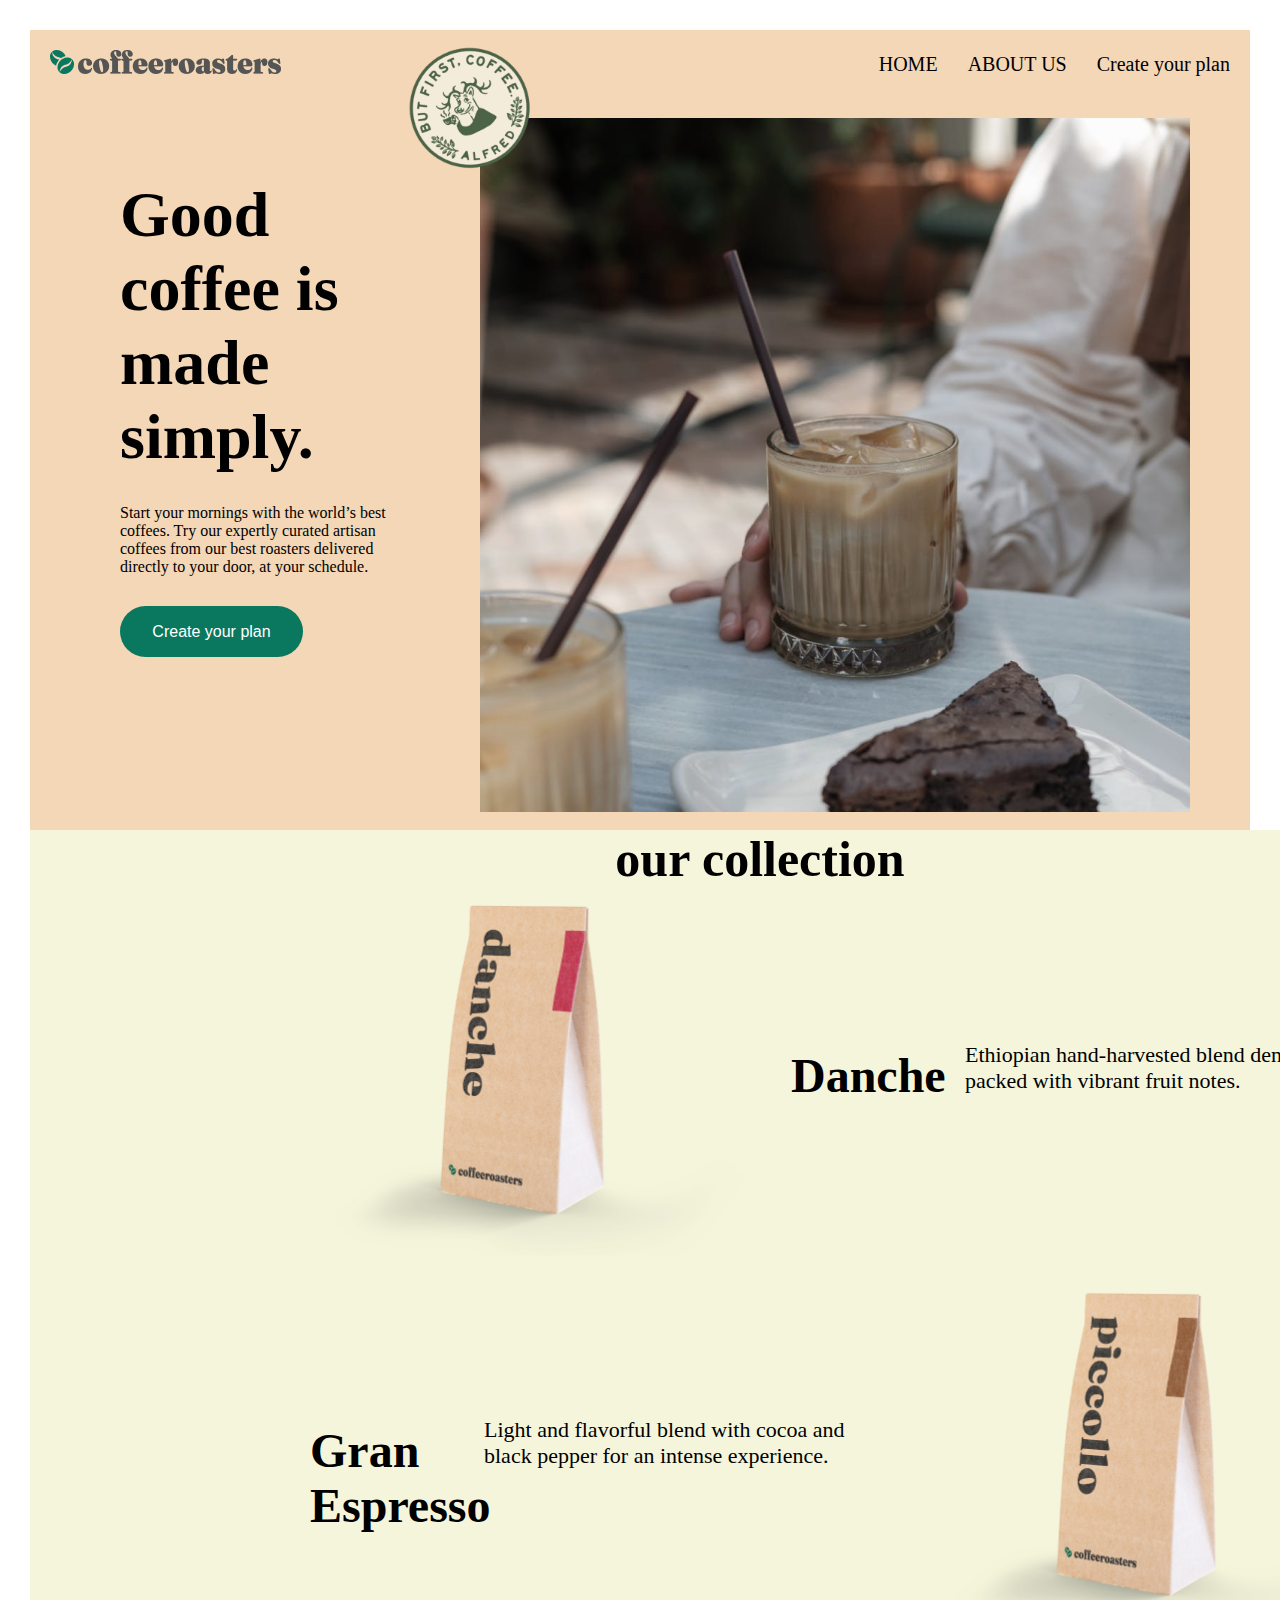
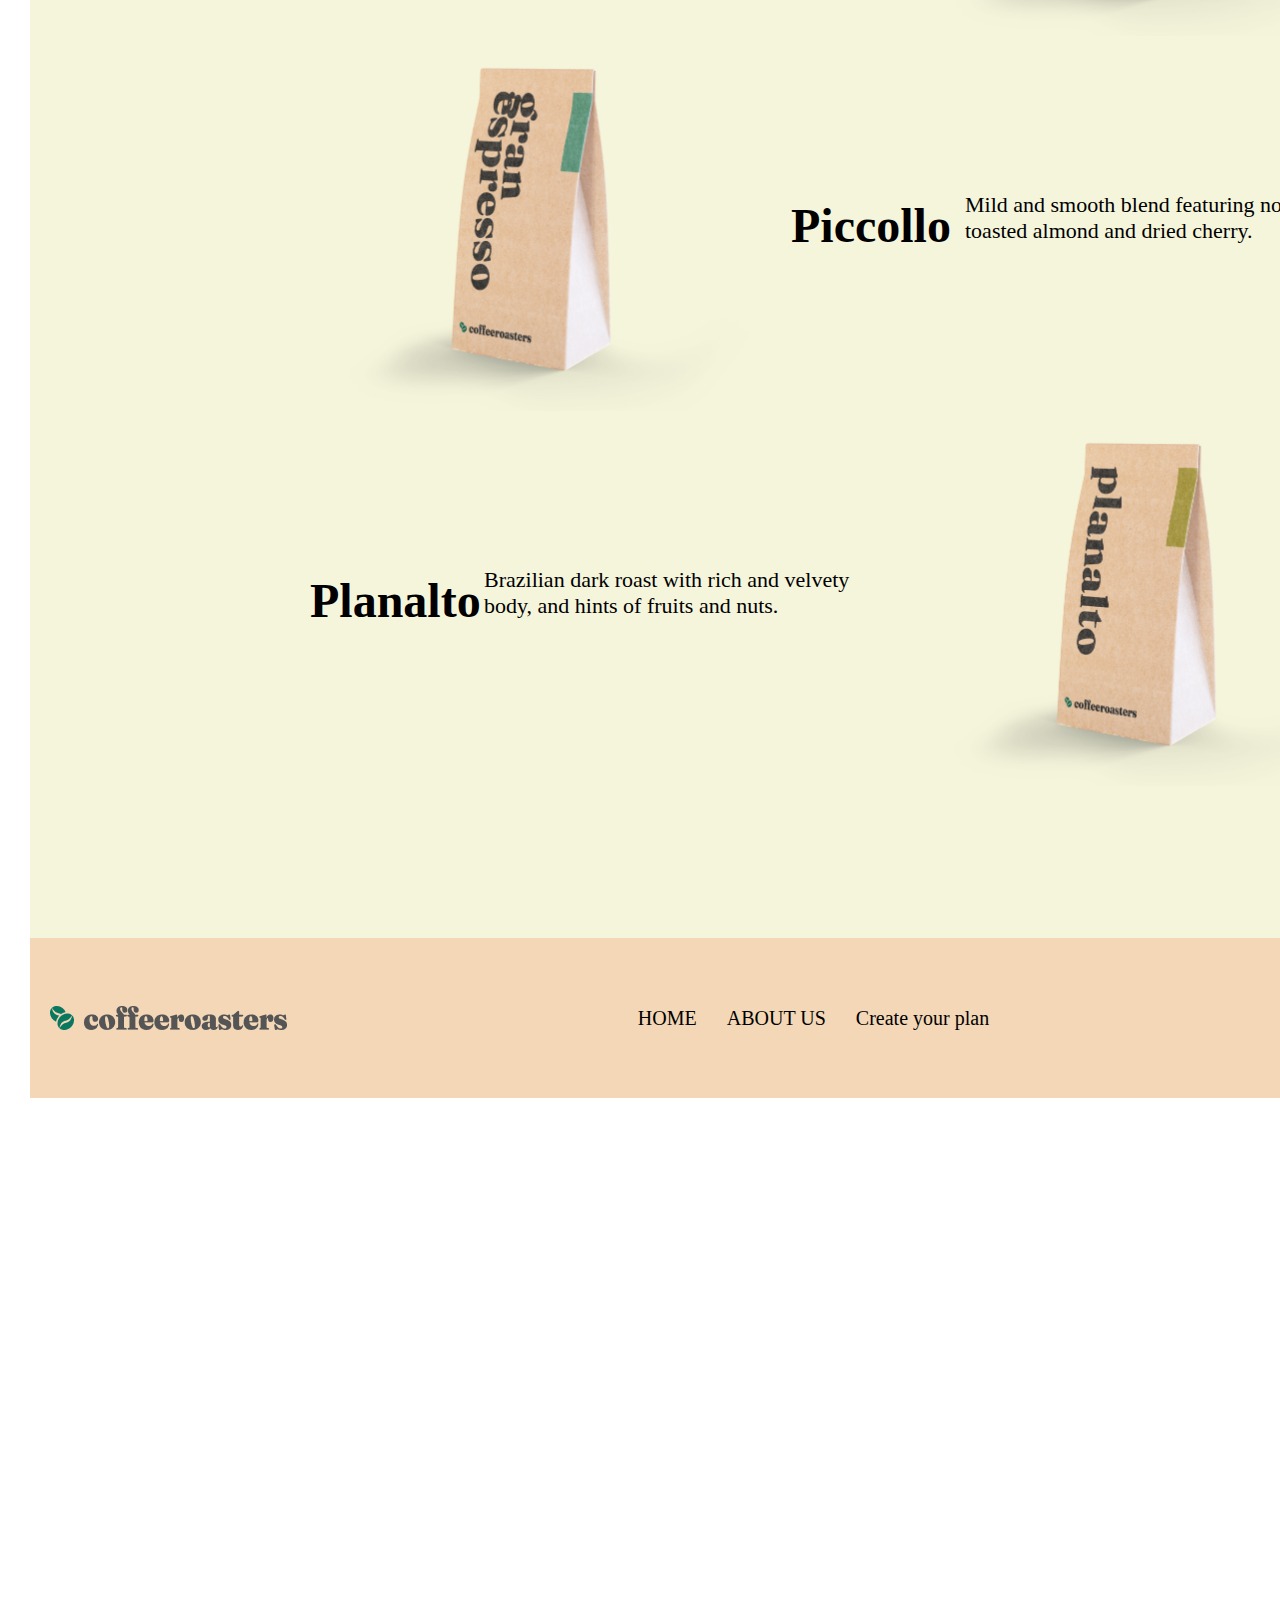
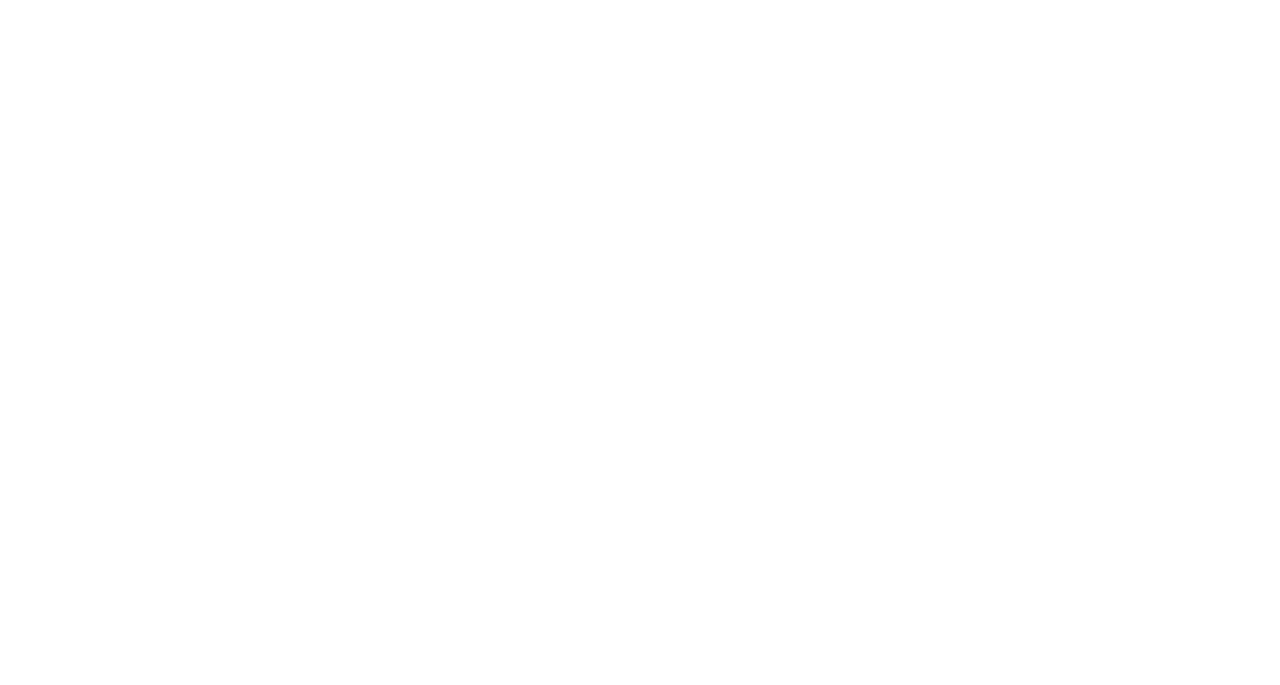
<file: index.html>
<!DOCTYPE html>
<html lang="en">
<head>
    <meta charset="UTF-8">
    <meta name="viewport" content="width=device-width, initial-scale=1.0">
    <title>Document</title>
    <link rel="stylesheet" href="./mean.css">
</head>
<body>



    <div class="container">

         <!-- header start -->
        <header>

            <div class="header-header">
                <div class="div1">
                    <img src="./img/Combined Shape.png" alt="">
                    <img src="./img/coffeeroasters.png" alt="">
                </div>

                <div class="div2">
                    <a href="">HOME</a>
                    <a href="./about.html">ABOUT US</a>
                    <a href="./Create your plan.html">Create your plan</a>
                </div>
            </div>

            <div class="header-text">
                <div class="div3">
                    <h1>Good coffee 
                        is made simply.</h1>
                        <p class="tepa-qismi--p">
                            Start your mornings with the world’s best coffees. Try our expertly curated artisan coffees from our best roasters delivered directly to your door, at your schedule.
                        </p>
                        <button>Create your plan</button>
                </div>
                
                <div class="header-img">
                    <img class="photo-n1" src="./img/image 40 (1).png" alt="">
                    <img class="photo-n2" src="./img/Rectangle 679 (1).png" alt="">
                </div>
            </div>

        </header>
          <!-- header end -->



          <!-- main start -->
           <main>

            <h2>our collection</h2>


            <div class="main-box">

               <div class="box">
                <img width="451px" height="373px" src="./img/kopi4.png" alt="">
                  <div class="div9">
                    <h3>Danche</h3>
                    <p class="main-orta-p">Ethiopian hand-harvested blend densely packed with vibrant fruit notes.</p>
                  </div>
               </div>

               <div class="box">
                <div class="div9">
                    <h3>Gran Espresso</h3>
                    <p class="main-orta-p">Light and flavorful blend with cocoa and black pepper for an intense experience.</p>
                </div>
                <img width="451px" height="373px" src="./img/kopi3.png" alt="">
               </div>

               <div class="box">
                <img width="451px" height="373px" src="./img/kopi1 copy.png" alt="">
                    <div class="div9">
                        <h3>Piccollo</h3>
                <p class="main-orta-p">Mild and smooth blend featuring notes of toasted almond and dried cherry.</p>
                    </div>
               </div>

               <div class="box">
                  <div class="div9">
                    <h3>Planalto</h3>
                <p class="main-orta-p">Brazilian dark roast with rich and velvety body, and hints of fruits and nuts.</p>
                  </div>
                <img width="451px" height="373px" src="./img/kopi2.png" alt="">
               </div>

            </div>


           </main>
           <!-- main end -->

           <!-- footer start -->

           <footer>

           
                <div class="footer-img">
                    <img src="./img/Combined Shape.png" alt="">
                    <img src="./img/coffeeroasters.png" alt="">
                </div>
    
                <div class="footer-a">
                    <a href="">HOME</a>
                    <a href="./about.html">ABOUT US</a>
                    <a href="./Create your plan.html">Create your plan</a>
                </div>
    
                <div class="footer-img1">
                    <img width="30px" height="30px" src="./img/Path.svg" alt="">
                    <img width="30px" height="30px" src="./img/Path (1).svg" alt="">
                    <img width="30px" height="30px" src="./img/Shape.svg" alt="">
                </div>


           </footer>

    </div>



    
</body>
</html>
</file>
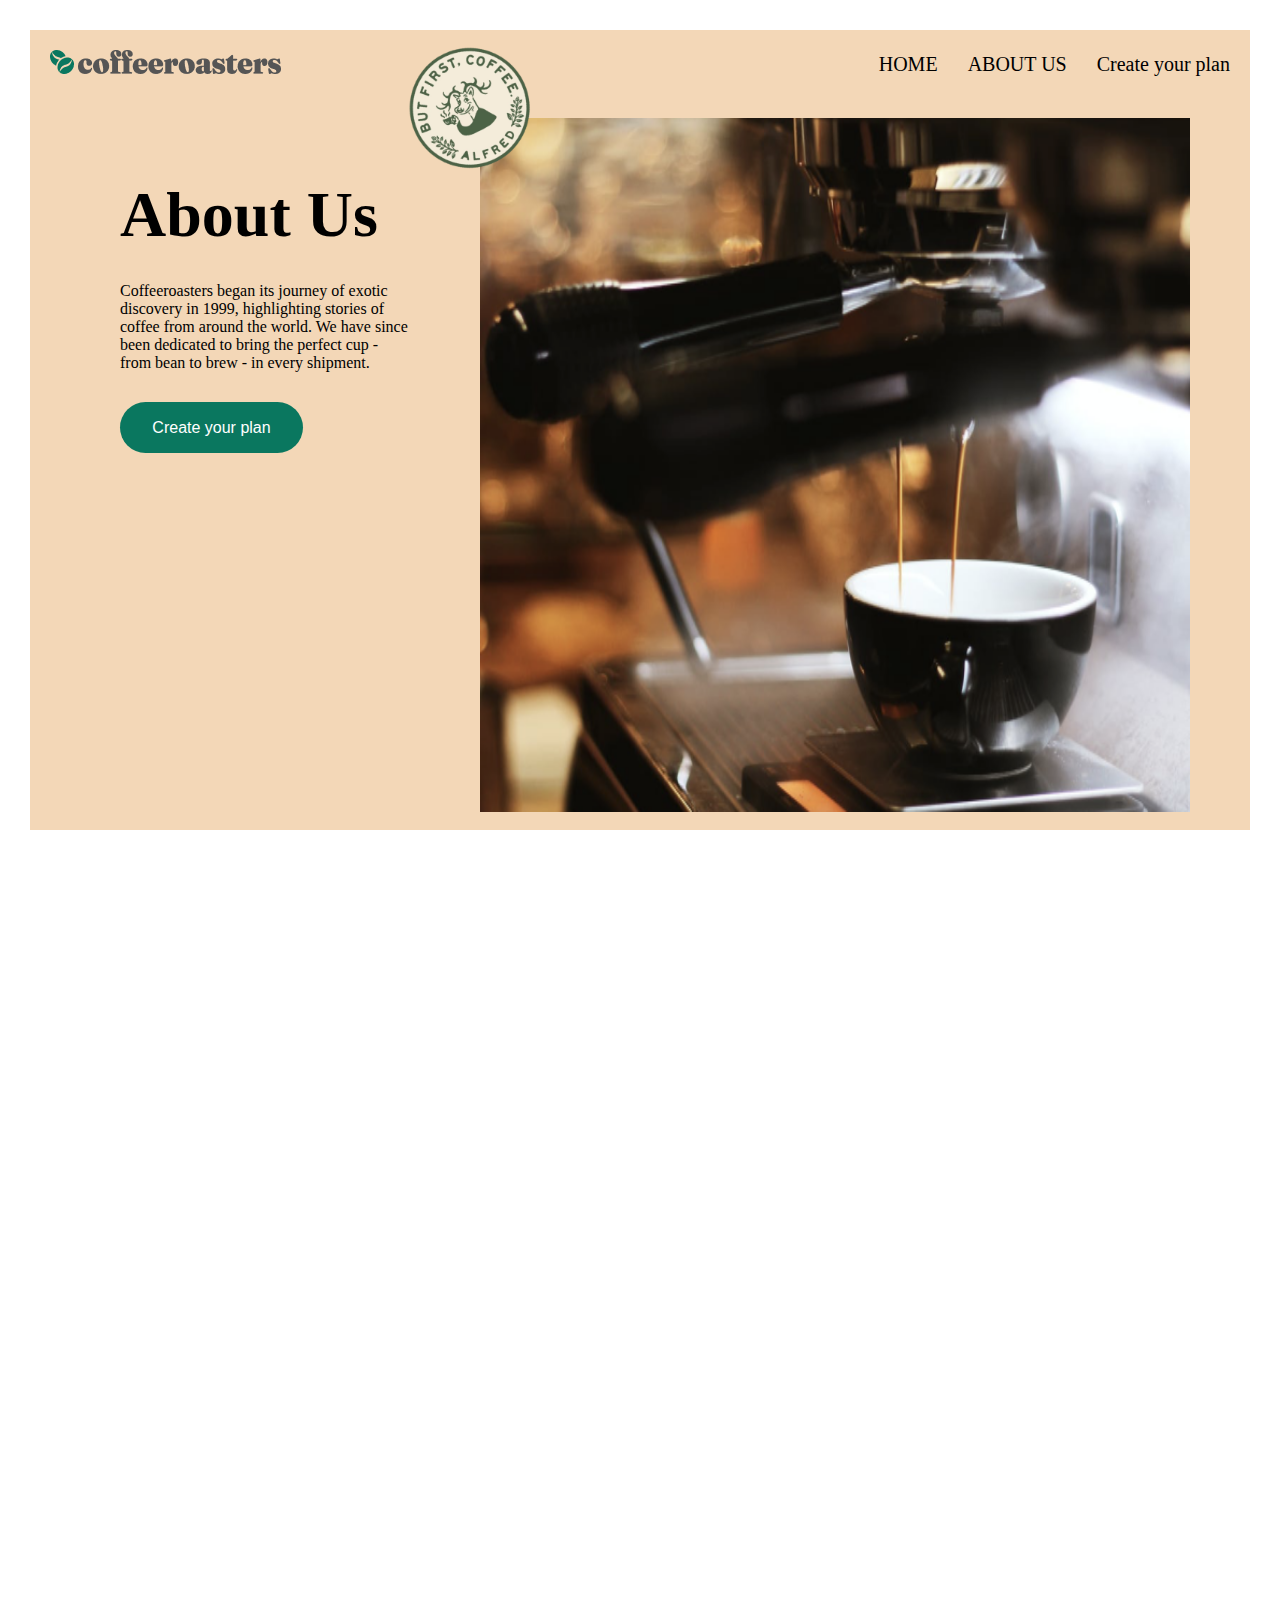
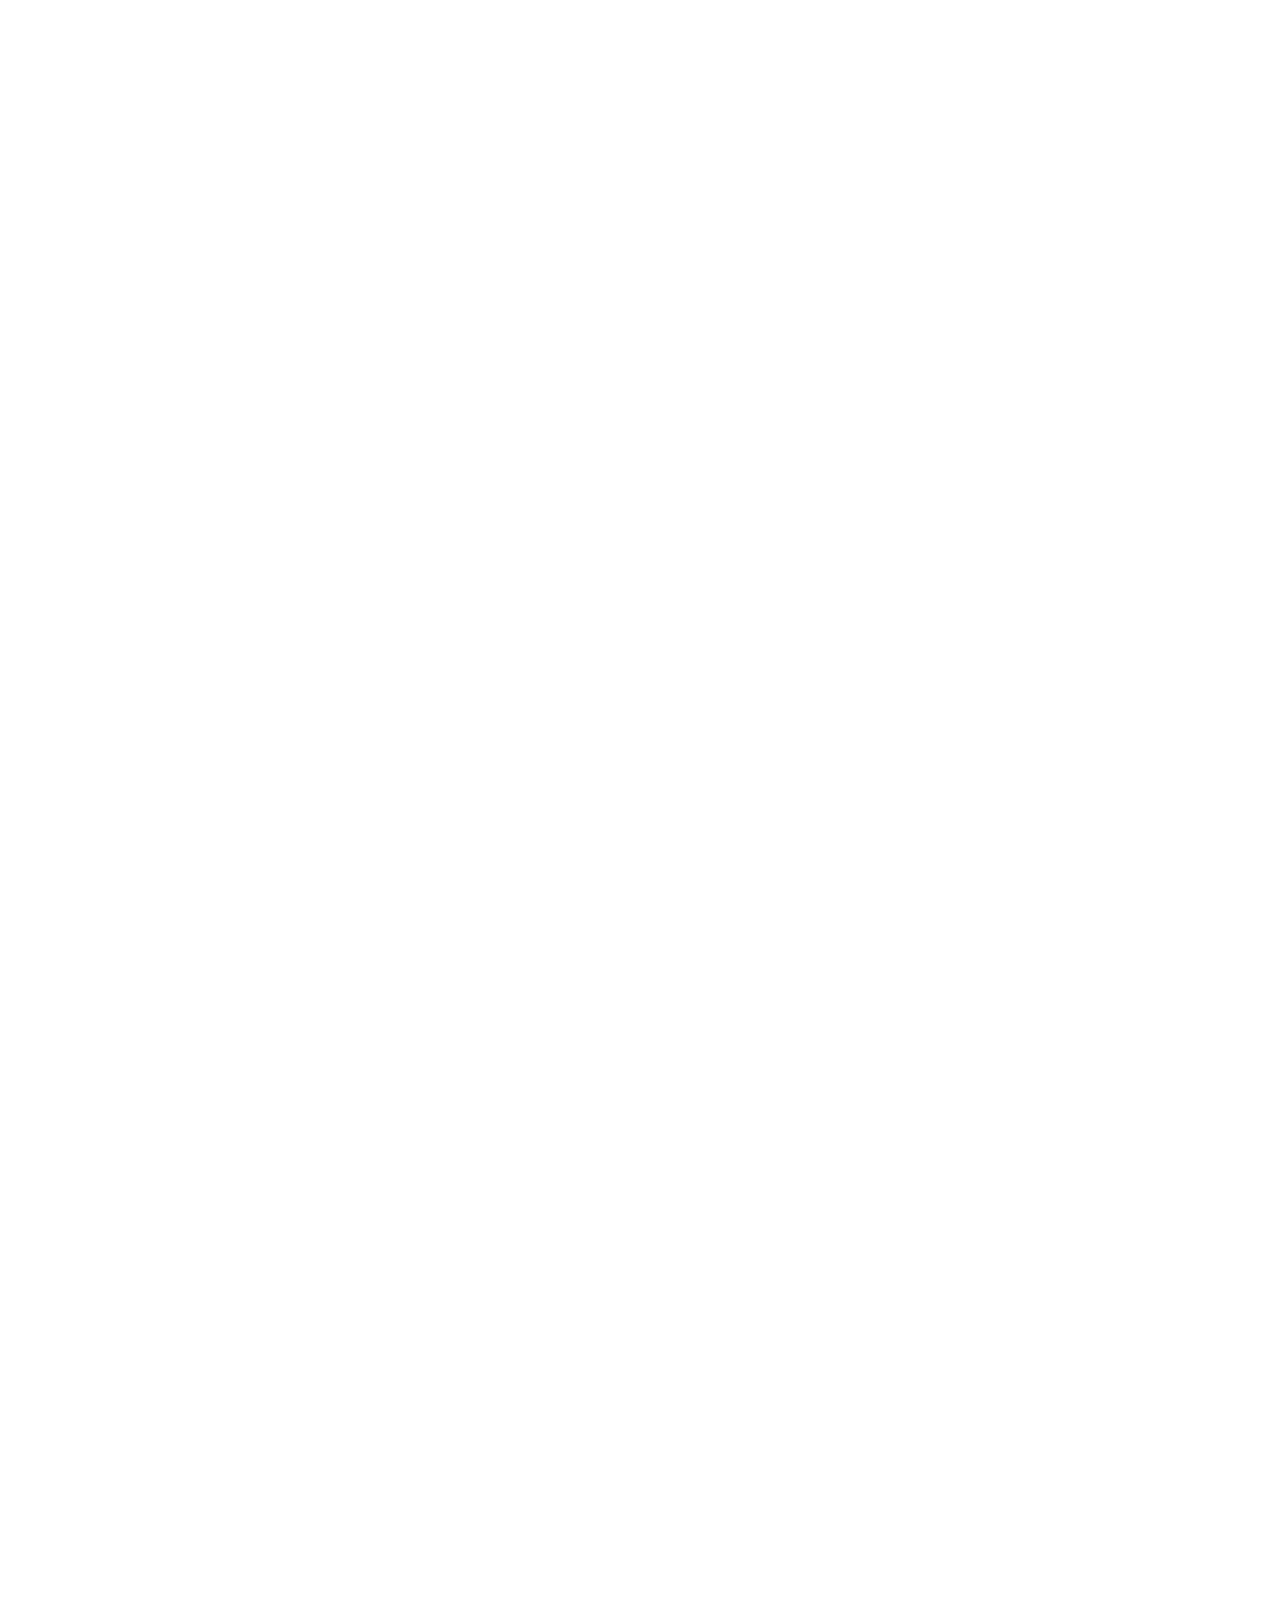
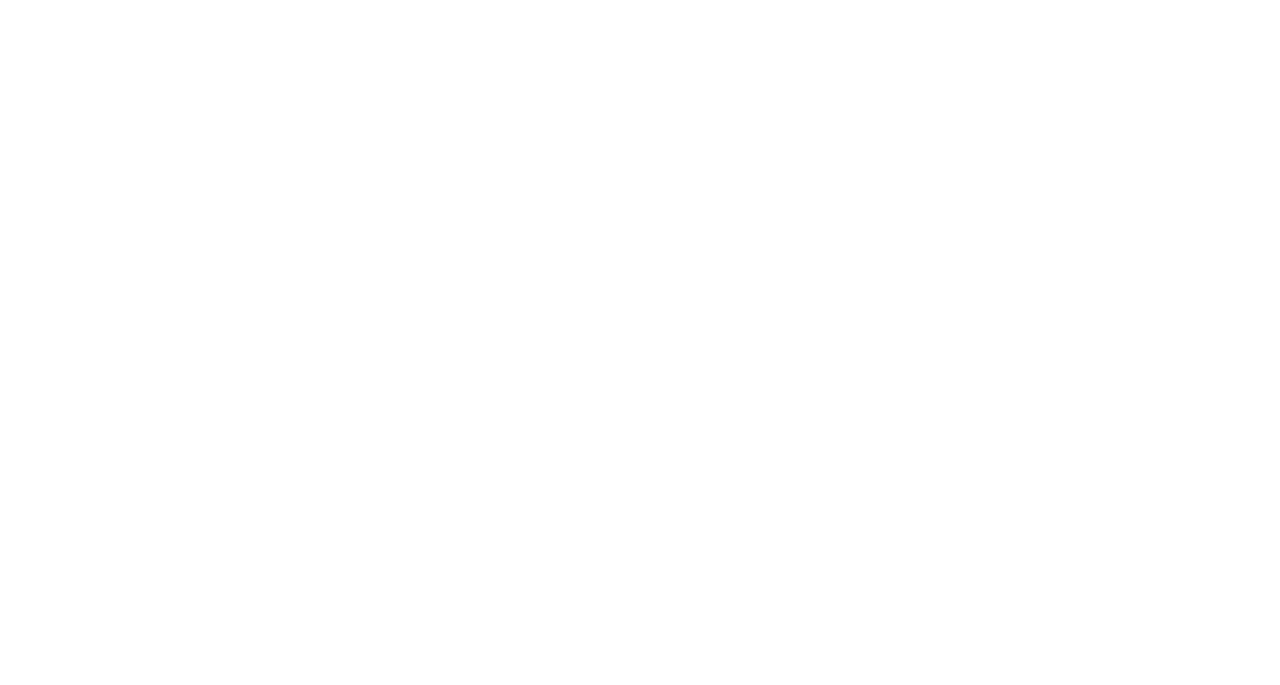
<file: about.html>
<!DOCTYPE html>
<html lang="en">
<head>
    <meta charset="UTF-8">
    <meta name="viewport" content="width=device-width, initial-scale=1.0">
    <title>Document</title>
    <link rel="stylesheet" href="./mean.css">
</head>
<body>



    <div class="container">

         <!-- header start -->
        <header>

            <div class="header-header">
                <div class="div1">
                    <img src="./img/Combined Shape.png" alt="">
                    <img src="./img/coffeeroasters.png" alt="">
                </div>

                <div class="div2">
                    <a href="./index.html">HOME</a>
                    <a href="">ABOUT US</a>
                    <a href="">Create your plan</a>
                </div>
            </div>

            <div class="header-text">
                <div class="div3">
                    <h1>About Us</h1>
                        <p class="tepa-qismi--p">
                           Coffeeroasters began its journey of exotic discovery in 1999, highlighting stories of coffee from around the world. We have since been dedicated to bring the perfect cup - from bean to brew - in every shipment.
                        </p>
                        <button>Create your plan</button>
                </div>
                
                <div class="header-img">
                    <img class="photo-n1" src="./img/image 40 (1).png" alt="">
                    <img class="photo-n2" src="./img/Rectangle 679.png" alt="">
                </div>
            </div>

        </header>
          <!-- header end -->



      





































    </div>



    
</body>
</html>
</file>
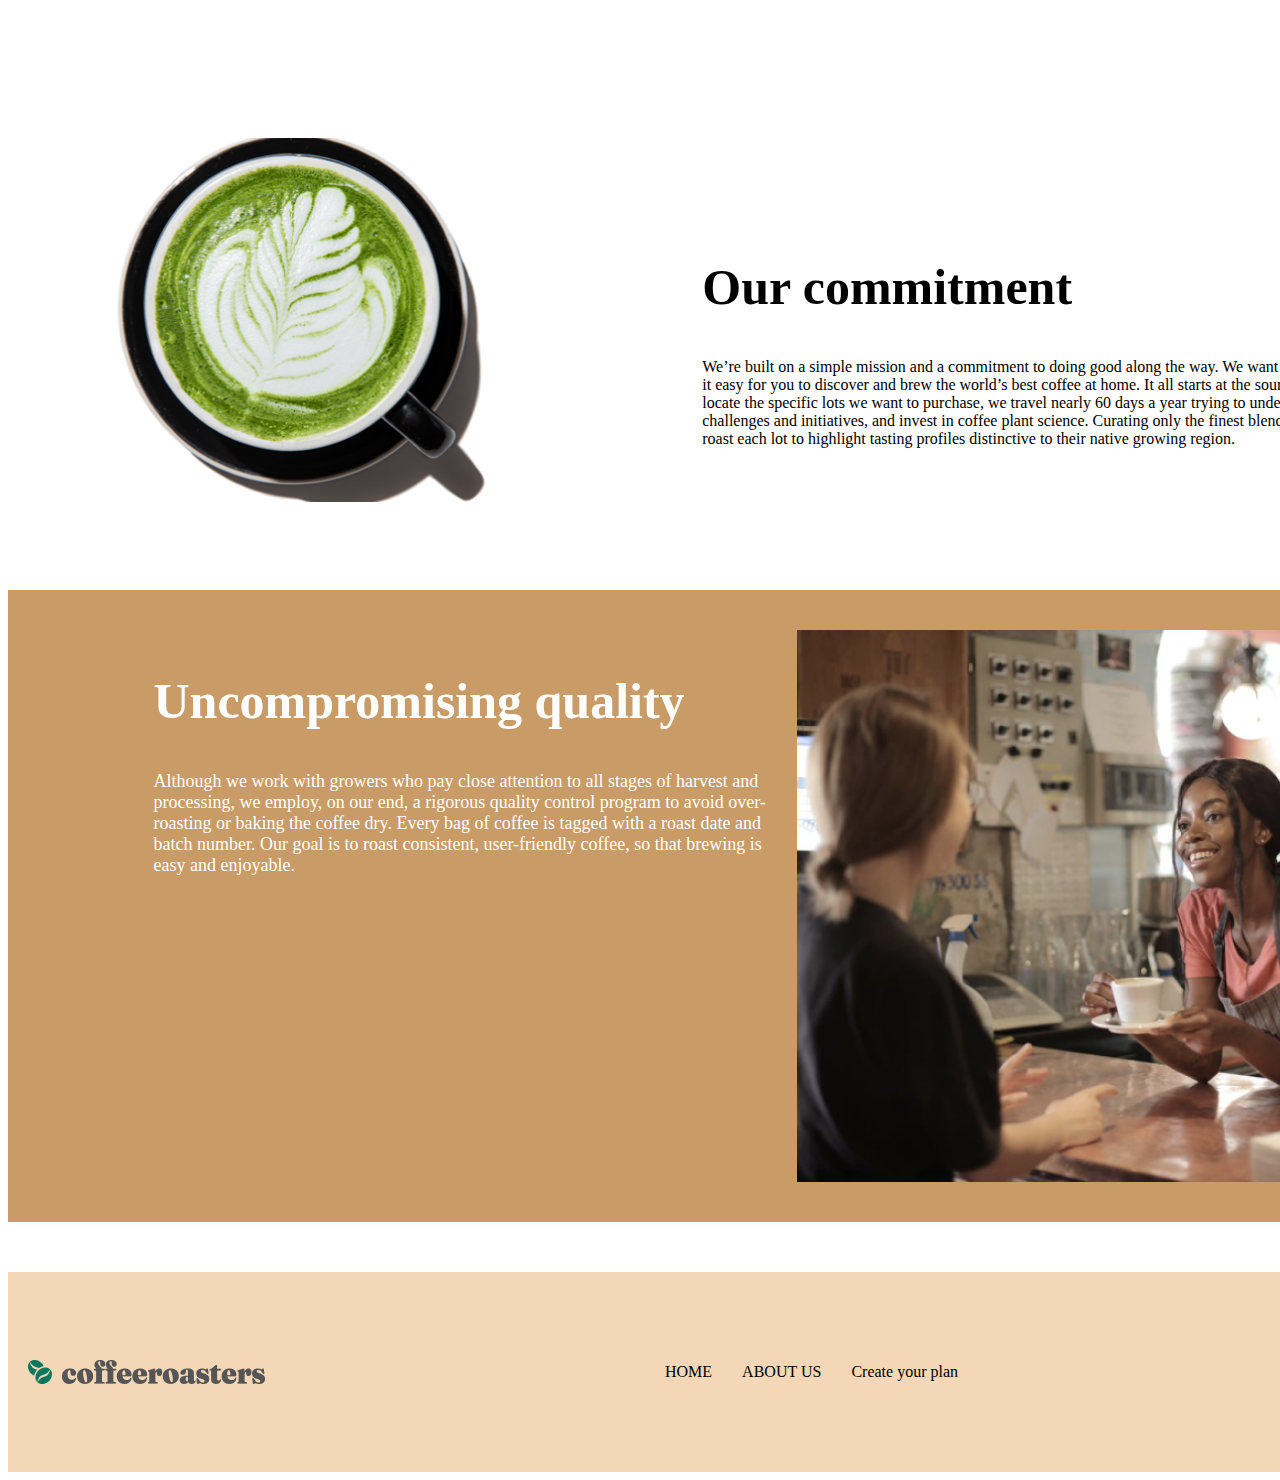
<file: Create your plan.html>
<!DOCTYPE html>
<html lang="en">

<head>
    <meta charset="UTF-8">
    <meta name="viewport" content="width=device-width, initial-scale=1.0">
    <title>Document</title>
    <link rel="stylesheet" href="./maen3.css">
</head>

<body>



    <main>

        <div class="oxirgi-img">

            <img width="371px" height="364px" src="./img/cup-6 1.png" alt="">
            <div class="oxirgi-text">
                <h2 class="oxirgi-text-m1">Our commitment</h2>
                <p>
                    We’re built on a simple mission and a commitment to doing good along the way. We want to make it
                    easy for you to discover and brew the world’s best coffee at home. It all starts at the source. To
                    locate the specific lots we want to purchase, we travel nearly 60 days a year trying to understand
                    the challenges and initiatives, and invest in coffee plant science. Curating only the finest blends,
                    we roast each lot to highlight tasting profiles distinctive to their native growing region.
                </p>
            </div>
        </div>


        <div class="main-eng-oxirgi">
            <div class="div10">
                <div class="main-oxirgi-text">
                <h2 class="oxirgi-text-m1">
                    Uncompromising quality
                </h2>
                <p class="div11">
                    Although we work with growers who pay close attention to all stages of harvest and processing, we
                    employ, on our end, a rigorous quality control program to avoid over-roasting or baking the coffee
                    dry. Every bag of coffee is tagged with a roast date and batch number. Our goal is to roast
                    consistent, user-friendly coffee, so that brewing is easy and enjoyable.
                </p>
            </div>
            <img src="./img/Rectangle 681.png" alt="">
            </div>
        </div>
    </main>


    
           <footer>

           
                <div class="footer-img">
                    <img src="./img/Combined Shape.png" alt="">
                    <img src="./img/coffeeroasters.png" alt="">
                </div>
    
                <div class="footer-a">
                    <a href="">HOME</a>
                    <a href="./about.html">ABOUT US</a>
                    <a href="./Create your plan.html">Create your plan</a>
                </div>
    
                <div class="footer-img1">
                    <img width="30px" height="30px" src="./img/Path.svg" alt="">
                    <img width="30px" height="30px" src="./img/Path (1).svg" alt="">
                    <img width="30px" height="30px" src="./img/Shape.svg" alt="">
                </div>


           </footer>







</body>

</html>
</file>
<file: mean.css>
*{
    margin: 0;
    padding: 0;
    box-sizing: border-box;
}

.container{
    max-width: 16000px;
    margin: 30px;
}




/* header start */

header{
    padding: 20px;
    height: 800px;
    background-color: #F3D7B7;
}

.header-header{
    display: flex;
    justify-content: space-between;
    align-items: center;
}

a{
    text-decoration: none;
    color: black;
    font-size: 20px;
}

.div2{
    display: flex;
    gap: 30px;
}

.header-text{
    padding: 40px;
    display: flex;
    gap: 40px;
    justify-content: space-between;
}

.div3{
    width: 464px;
    height: 3667px;
    margin: 30px;
}

h1{
    font-size: 64px;
    margin: 30px auto;
}

.tepa-qismi-p{
    width: 464px;
    height: 72px;
    font-size: 16px;
}

button{
    width: 183px;
    height: 51px;
    border-radius: 100px;
    background-color: #0A775F;
    border: none;
    color: white;
    font-size: 16px;
    margin: 30px auto;
}


.photo-n1{
    width: 100px;
    animation-name: school;
    animation-duration: 5s;
    animation-iteration-count: infinite;
}

.photo-n2{
    width: 710px;
    height: 694px;
}

.photo-n1{
    position: absolute;
 top: -90px;
 left: -90px;
    width: 160px;
    height: 160px;
}

@keyframes school{
    from{
        transform: rotateZ(0deg);    
    }

    to{
        transform: rotateZ(360deg);
    }

  
}

.header-img {
    height: 100%;
    position: relative;
}


/* header end */



/* main start */
main{
    width: 1460px;
    height: 1708px;
    background-color: beige;
}

h2{
    text-align: center;
    font-size: 50px;
}


.main-box{
    width: 900px;
    height: 1500px;
    display: flex;
    flex-wrap: wrap;
    margin: 0 auto;
}

.box{
    display: flex;
    gap: 30px;
    justify-content: space-between;
}

.div9{
    display: flex;
    align-items: center;
}


h3{
    font-size: 48px;
    width: 164px;
    height: 56px;
}

.main-orta-p{
    width: 391px;
    height: 68px;
    font-size: 22px;
    margin: 10px;
}

/* main end */

/* footer statr */
footer{
    width: 1460px;
    height: 160px;
    background-color: #F3D7B7;
    display: flex;
    align-items: center;
    justify-content: space-between;
    padding: 20px;
}


.footer-img{
    display: flex;
    gap: 10px;
}

.footer-a{
    display: flex;
    gap: 30px;
}

.footer-img1{
    display: flex;
    gap: 20px;
}
</file>
<file: maen3.css>
/* create you plan.html start */


main{
    max-width: 16000px;
    margin: 50px auto;
}

.oxirgi-img{
    width: 1445px;
    height: 540px;
    display: flex;
    justify-content: space-around;
    align-items: center;
}

.oxirgi-text-m1{
    font-size: 48px;
}

.oxirgi-text{
    width: 643px;
    height: 207px;
}

.main-eng-oxirgi{
    background-color: #C99B67;
    color: #FFFFFF;
    width: 1500px;
    display: flex;
    justify-content: space-around;
}

.main-oxirgi-text{
    width: 643px;
    height: 207px;
}

.oxirgi-text-m1{
    font-size: 50px;
}

.div11{
    font-size: 18px;
    width: 639px;
    height: 150px;
}

.div10{
    margin: 40px ;
    display: flex;
    justify-content: space-around;
}


footer{
    width: 1460px;
    height: 160px;
    background-color: #F3D7B7;
    display: flex;
    align-items: center;
    justify-content: space-between;
    padding: 20px;
}


.footer-img{
    display: flex;
    gap: 10px;
}

.footer-a{
    display: flex;
    gap: 30px;
}

.footer-img1{
    display: flex;
    gap: 20px;
}

a{
    text-decoration: none;
    color: black;
}
</file>
